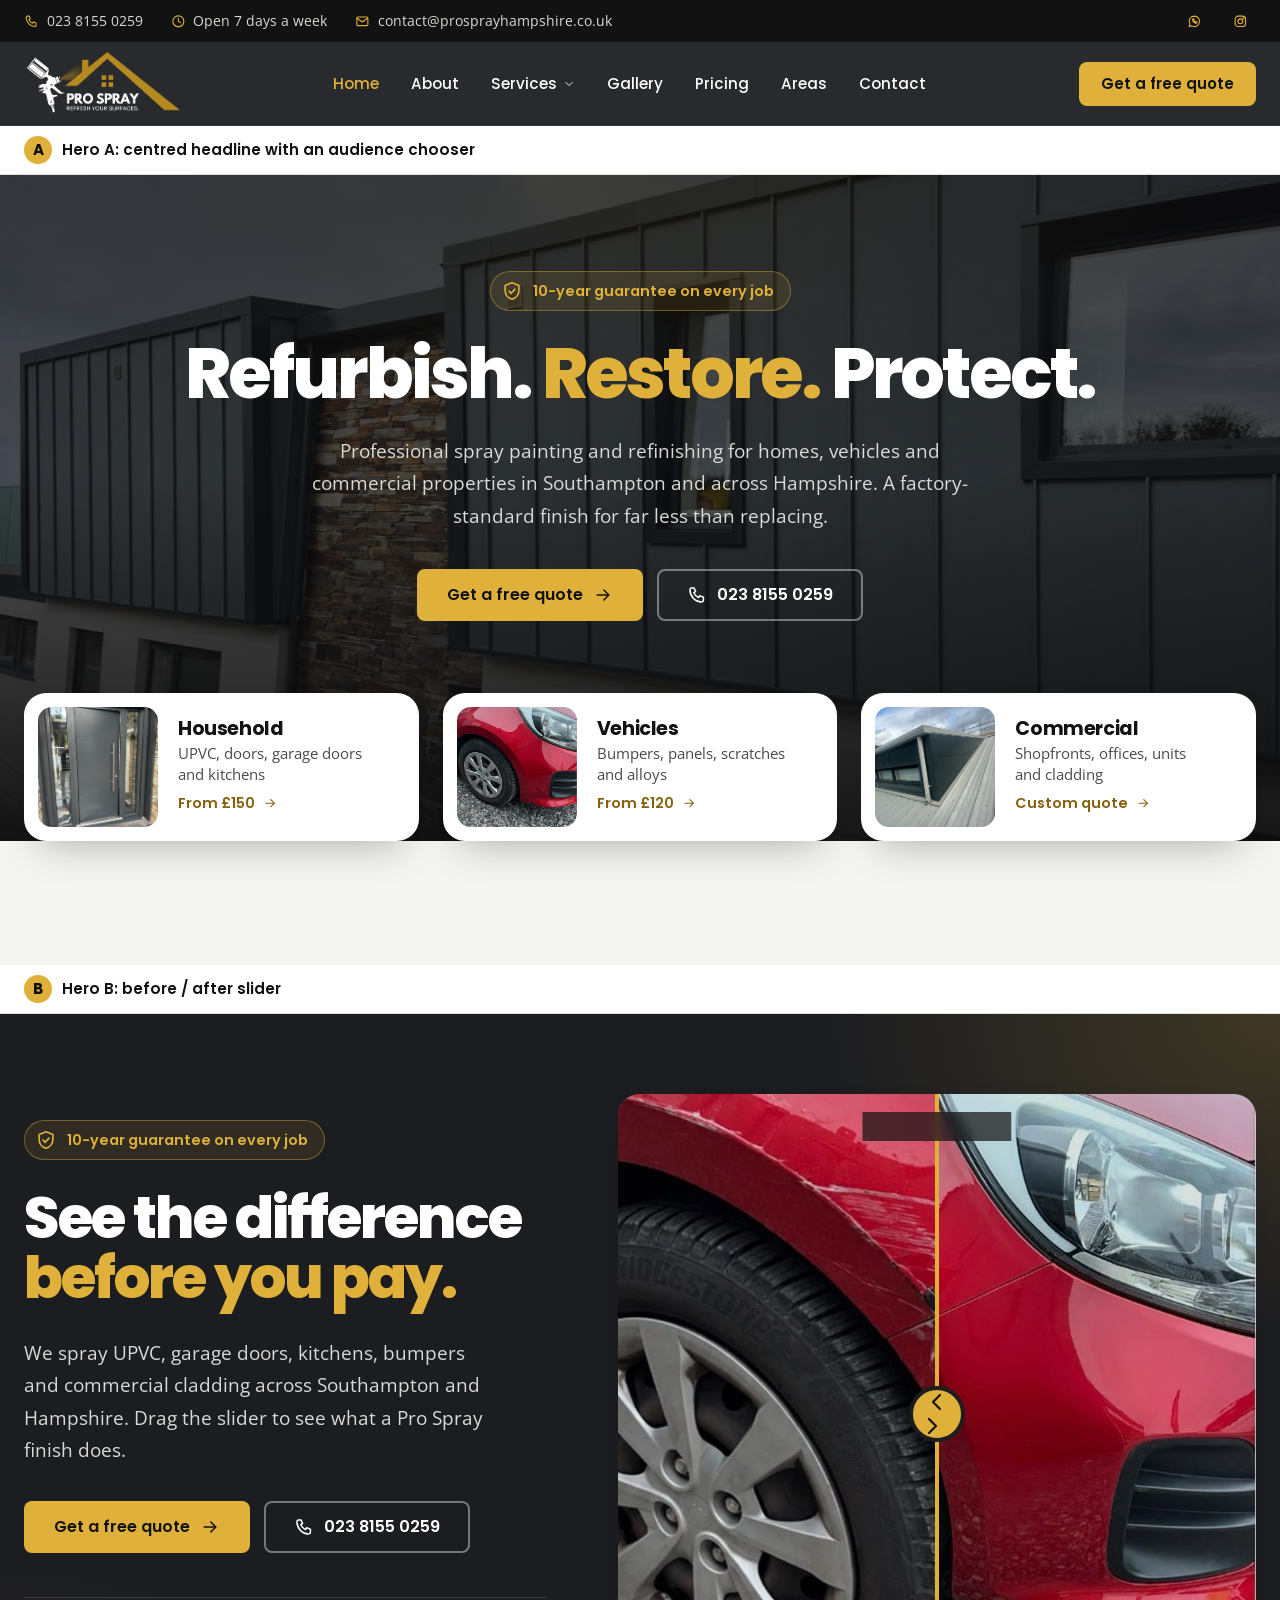
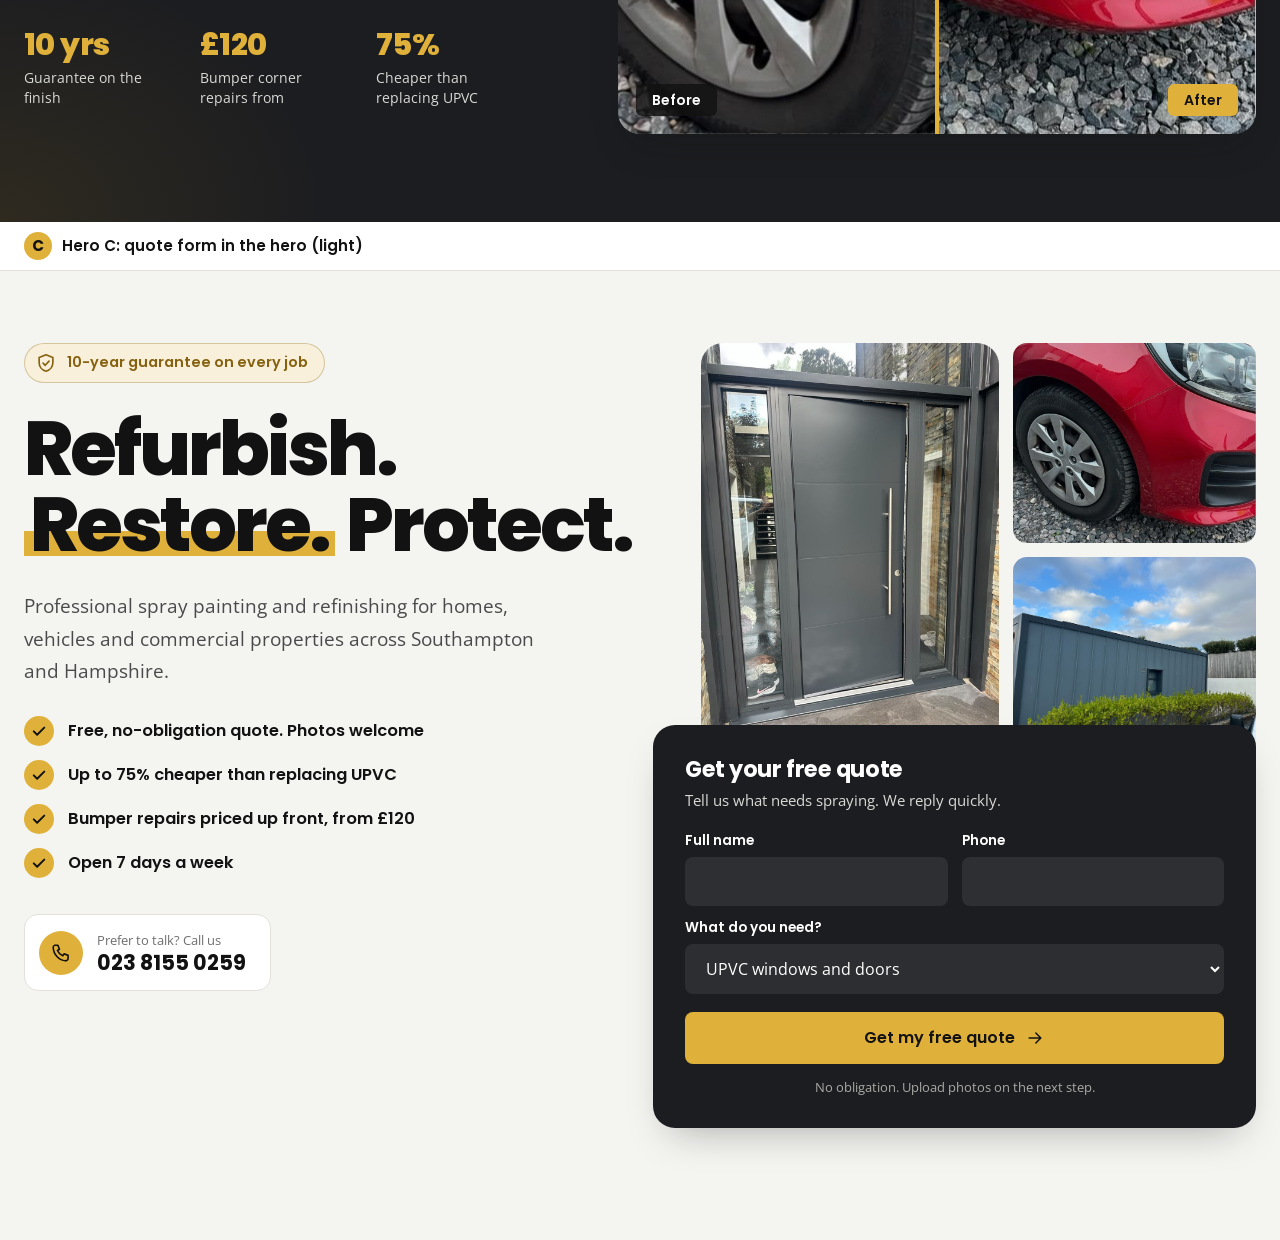
<file: hero-variants.html>
<!doctype html>
<html lang="en-GB"><head><meta charset="utf-8"><meta name="viewport" content="width=device-width, initial-scale=1">
<title>Pro Spray Hampshire – hero options</title>
<link href="https://fonts.googleapis.com/css2?family=Open+Sans:wght@400;600&family=Poppins:ital,wght@0,500;0,600;0,700;0,800;1,500&display=swap" rel="stylesheet">
<link rel="stylesheet" href="assets/css/style.css?v=4"><link rel="stylesheet" href="assets/css/variants.css?v=2"></head>
<body>
<svg width="0" height="0" style="position:absolute" aria-hidden="true">
  <symbol id="i-shield" viewBox="0 0 24 24"><path d="M12 3 4.5 6v5.5c0 4.6 3.1 8.4 7.5 9.5 4.4-1.1 7.5-4.9 7.5-9.5V6z"/><path d="m8.8 12.2 2.3 2.3 4.2-4.6"/></symbol>
  <symbol id="i-award" viewBox="0 0 24 24"><circle cx="12" cy="9" r="5.5"/><path d="m9.2 13.6-1.4 7 4.2-2.3 4.2 2.3-1.4-7"/><path d="m10 9 1.4 1.4L14.2 7.6"/></symbol>
  <symbol id="i-clock" viewBox="0 0 24 24"><circle cx="12" cy="12" r="9"/><path d="M12 7v5l3.2 2"/></symbol>
  <symbol id="i-hand" viewBox="0 0 24 24"><path d="m3 11 3.5-3.5L10 9l3.5-2.5L17 9l4 2"/><path d="M3 11v4l5 4 2.5-1.6M21 11v4l-5 4-2-1.2"/><path d="m8.5 14.5 2 2M11 13l3 3"/></symbol>
  <symbol id="i-phone" viewBox="0 0 24 24"><path d="M5 3.5h3.6l1.7 4.4-2.2 1.4a11.5 11.5 0 0 0 5.8 5.8l1.4-2.2 4.4 1.7V18a2.5 2.5 0 0 1-2.7 2.5C9.9 20 4 14.1 3.5 6.2A2.5 2.5 0 0 1 5 3.5z"/></symbol>
  <symbol id="i-mail" viewBox="0 0 24 24"><rect x="3" y="5" width="18" height="14" rx="2"/><path d="m3.5 7 8.5 6 8.5-6"/></symbol>
  <symbol id="i-check" viewBox="0 0 24 24"><path d="m5 12.5 4.5 4.5L19 7.5"/></symbol>
  <symbol id="i-home" viewBox="0 0 24 24"><path d="M3.5 11 12 3.5 20.5 11"/><path d="M5.5 9.5V20h13V9.5"/><path d="M10 20v-5.5h4V20"/></symbol>
  <symbol id="i-car" viewBox="0 0 24 24"><path d="M4 15.5v-3l1.7-4.4A2 2 0 0 1 7.6 6.5h8.8a2 2 0 0 1 1.9 1.6L20 12.5v3"/><path d="M3.5 15.5h17v2.5h-17z"/><circle cx="7.5" cy="15.5" r="1.4" class="x"/><circle cx="16.5" cy="15.5" r="1.4"/><path d="M5.5 12.5h13"/></symbol>
  <symbol id="i-build" viewBox="0 0 24 24"><path d="M4.5 20.5V6.5L12 3l7.5 3.5v14"/><path d="M2.5 20.5h19"/><path d="M8.5 9.5h1.5M14 9.5h1.5M8.5 13h1.5M14 13h1.5M10.5 20.5v-3.5h3v3.5"/></symbol>
  <symbol id="i-arrow" viewBox="0 0 24 24"><path d="M5 12h14M13 6l6 6-6 6"/></symbol>
  <symbol id="i-chev" viewBox="0 0 24 24"><path d="m6 9 6 6 6-6"/></symbol>
  <symbol id="i-plus" viewBox="0 0 24 24"><path d="M12 5v14M5 12h14"/></symbol>
  <symbol id="i-pin" viewBox="0 0 24 24"><path d="M12 21s-6.5-5.6-6.5-11a6.5 6.5 0 0 1 13 0c0 5.400-6.500 11-6.500 11z"/><circle cx="12" cy="10" r="2.3"/></symbol>
  <symbol id="i-star" viewBox="0 0 24 24"><path d="m12 2.8 2.7 5.7 6.2.8-4.6 4.3 1.2 6.200L12 16.800 6.500 19.800l1.200-6.200L3.100 9.300l6.200-.8z" fill="currentColor" stroke="none"/></symbol>
  <symbol id="i-close" viewBox="0 0 24 24"><path d="M6 6l12 12M18 6 6 18"/></symbol>
  <symbol id="i-menu" viewBox="0 0 24 24"><path d="M4 7h16M4 12h16M4 17h16"/></symbol>
  <symbol id="i-left" viewBox="0 0 24 24"><path d="m15 5-7 7 7 7"/></symbol>
  <symbol id="i-right" viewBox="0 0 24 24"><path d="m9 5 7 7-7 7"/></symbol>
  <symbol id="i-play" viewBox="0 0 24 24"><path d="M8.2 5.6 19.6 12 8.2 18.4z" fill="currentColor" stroke="currentColor" stroke-width="2.4" stroke-linejoin="round"/></symbol>
  <symbol id="i-coin" viewBox="0 0 24 24"><circle cx="12" cy="12" r="9"/><path d="M14.800 9c-.5-1-1.600-1.500-2.800-1.500-1.600 0-2.700.9-2.700 2s1 1.700 2.700 2c1.800.3 2.800 1 2.800 2.200 0 1.200-1.200 2-2.800 2-1.300 0-2.400-.6-2.900-1.600M12 6v1.500m0 9V18"/></symbol>
  <symbol id="i-palette" viewBox="0 0 24 24"><path d="M12 3.500a8.500 8.500 0 1 0 0 17c1.200 0 1.800-.8 1.800-1.700 0-1.300-1-1.600-1-2.700 0-.9.700-1.600 1.700-1.600H17a3.700 3.700 0 0 0 3.500-3.700C20.500 6.700 16.800 3.500 12 3.500z"/><circle cx="7.800" cy="11" r="1"/><circle cx="10.200" cy="7.500" r="1"/><circle cx="14.800" cy="7.500" r="1"/></symbol>
  <symbol id="i-spray" viewBox="0 0 24 24"><path d="M3 9h6.500l2 2.500V14H9l-1 5H5.500L6 14H3z"/><path d="M14.500 8.500h.01M17 6.500h.01M17 10.500h.01M19.500 8.500h.01M19.500 12.500h.01M17 14.500h.01" stroke-width="2.600"/></symbol>
  <symbol id="i-leaf" viewBox="0 0 24 24"><path d="M5 19c0-8 4-13 14-14 0 9-4 14-12 14"/><path d="M5 19c2-4 5-7 9-9"/></symbol>
  <symbol id="i-upload" viewBox="0 0 24 24"><path d="M12 16V4m0 0L7.500 8.500M12 4l4.500 4.500M4 15v4.500h16V15"/></symbol>
  <symbol id="i-wa" viewBox="0 0 24 24"><path d="M12 3.500a8.500 8.500 0 0 0-7.300 12.800L3.500 20.500l4.300-1.100A8.500 8.500 0 1 0 12 3.500z"/><path d="M9 8.500c0 3.500 3 6.500 6.500 6.500l1-1.600-2.100-1-.9.800a4.400 4.400 0 0 1-2.200-2.200l.8-.9-1-2.100z"/></symbol>
  <symbol id="i-ig" viewBox="0 0 24 24"><rect x="3.500" y="3.500" width="17" height="17" rx="5"/><circle cx="12" cy="12" r="4"/><circle cx="17" cy="7" r=".6" fill="currentColor"/></symbol>
</svg>
<!-- Elementor: Global "Header" template (Theme Builder) -->
<div class="topbar">
  <div class="wrap topbar__in">
    <div class="topbar__list">
      <a href="tel:02381550259"><svg class="ico"><use href="#i-phone"/></svg>023 8155 0259</a>
      <span class="hide-sm"><svg class="ico"><use href="#i-clock"/></svg>Open 7 days a week</span>
      <a class="hide-sm" href="mailto:contact@prosprayhampshire.co.uk"><svg class="ico"><use href="#i-mail"/></svg>contact@prosprayhampshire.co.uk</a>
    </div>
    <div class="topbar__social">
      <a href="#" aria-label="Pro Spray on WhatsApp"><svg class="ico"><use href="#i-wa"/></svg></a>
      <a href="#" aria-label="Pro Spray on Instagram"><svg class="ico"><use href="#i-ig"/></svg></a>
    </div>
  </div>
</div>

<header class="header">
  <div class="wrap header__in">
    <a class="logo" href="#top" aria-label="Pro Spray Hampshire Ltd, home"><img src="assets/img/logo-1.png" width="156" height="64" alt="Pro Spray Hampshire Ltd"></a>

    <nav class="nav" id="nav" aria-label="Main">
      <button class="nav__close" id="navClose" aria-label="Close menu"><svg class="ico"><use href="#i-close"/></svg></button>
      <div class="nav__item"><a class="nav__link" href="#top" aria-current="page">Home</a></div>
      <div class="nav__item"><a class="nav__link" href="#process">About</a></div>
      <div class="nav__item nav__item--has">
        <a class="nav__link" href="#services" aria-haspopup="true">Services <svg class="ico"><use href="#i-chev"/></svg></a>
        <div class="mega">
          <div>
            <h4><svg class="ico"><use href="#i-home"/></svg>Household</h4>
            <a href="#">UPVC Windows</a>
            <a href="#">UPVC Doors &amp; Bi-folds</a>
            <a href="#">Garage Doors</a>
            <a href="#">Kitchens &amp; Joinery</a>
            <a href="#">Fascias &amp; Soffits</a>
            <a href="#">Conservatories</a>
            <a href="#">Gas &amp; Electric Boxes</a>
          </div>
          <div>
            <h4><svg class="ico"><use href="#i-car"/></svg>Vehicles</h4>
            <a href="#">Bumper Repairs</a>
            <a href="#">Scratch &amp; Scuff Repairs</a>
            <a href="#">Panel &amp; Bonnet Respray</a>
            <a href="#">Alloy Wheel Repairs</a>
            <a href="#">Headlight &amp; Trim Restoration</a>
            <a href="#">Polishing &amp; Touch-ups</a>
          </div>
          <div>
            <h4><svg class="ico"><use href="#i-build"/></svg>Commercial</h4>
            <a href="#">Cladding</a>
            <a href="#">Shopfronts</a>
            <a href="#">Offices &amp; Units</a>
            <a href="#">Doors &amp; Windows</a>
          </div>
        </div>
      </div>
      <div class="nav__item"><a class="nav__link" href="#gallery">Gallery</a></div>
      <div class="nav__item"><a class="nav__link" href="#pricing">Pricing</a></div>
      <div class="nav__item"><a class="nav__link" href="#areas">Areas</a></div>
      <div class="nav__item"><a class="nav__link" href="#contact">Contact</a></div>
    </nav>

    <div class="header__cta">
      <a class="btn btn--gold btn--sm" href="#contact">Get a free quote</a>
      <button class="burger" id="burger" aria-label="Open menu" aria-expanded="false" aria-controls="nav"><svg class="ico"><use href="#i-menu"/></svg></button>
    </div>
  </div>
</header>
<div class="scrim" id="scrim"></div>
<div class="vlabel"><div class="wrap"><b>A</b>Hero A: centred headline with an audience chooser</div></div>

<section class="ha" id="hero-a">
  <div class="ha__bg"><img src="assets/img/mix-02.jpg" alt="" width="1290" height="958"></div>
  <div class="wrap">
    <p class="hero__badge"><svg class="ico"><use href="#i-shield"/></svg>10-year guarantee on every job</p>
    <h1>Refurbish. <em>Restore.</em> Protect.</h1>
    <p class="ha__lead">Professional spray painting and refinishing for homes, vehicles and commercial properties in Southampton and across Hampshire. A factory-standard finish for far less than replacing.</p>
    <div class="ha__cta">
      <a class="btn btn--gold" href="#contact">Get a free quote <svg class="ico"><use href="#i-arrow"/></svg></a>
      <a class="btn btn--outline" href="tel:02381550259"><svg class="ico"><use href="#i-phone"/></svg>023 8155 0259</a>
    </div>
    <div class="choose">
      <a class="pick" href="#household"><img src="assets/img/mix2-03.jpg" alt="Sprayed grey front door" width="120" height="120"><div><h3>Household</h3><p>UPVC, doors, garage doors and kitchens</p><span>From £150 <svg class="ico"><use href="#i-arrow"/></svg></span></div></a>
      <a class="pick" href="#vehicles"><img src="assets/img/veh-red-kia-02.jpg" alt="Repaired red car bumper" width="120" height="120"><div><h3>Vehicles</h3><p>Bumpers, panels, scratches and alloys</p><span>From £120 <svg class="ico"><use href="#i-arrow"/></svg></span></div></a>
      <a class="pick" href="#services"><img src="assets/img/com-cladding-03.jpg" alt="Sprayed commercial cladding" width="120" height="120"><div><h3>Commercial</h3><p>Shopfronts, offices, units and cladding</p><span>Custom quote <svg class="ico"><use href="#i-arrow"/></svg></span></div></a>
    </div>
  </div>
</section>
<div class="ha-after"></div>

<div class="vlabel"><div class="wrap"><b>B</b>Hero B: before / after slider</div></div>

<section class="hb" id="hero-b">
  <div class="wrap hb__in">
    <div>
      <p class="hero__badge"><svg class="ico"><use href="#i-shield"/></svg>10-year guarantee on every job</p>
      <h1>See the difference <span>before you pay.</span></h1>
      <p class="hb__lead">We spray UPVC, garage doors, kitchens, bumpers and commercial cladding across Southampton and Hampshire. Drag the slider to see what a Pro Spray finish does.</p>
      <div class="hb__cta">
        <a class="btn btn--gold" href="#contact">Get a free quote <svg class="ico"><use href="#i-arrow"/></svg></a>
        <a class="btn btn--outline" href="tel:02381550259"><svg class="ico"><use href="#i-phone"/></svg>023 8155 0259</a>
      </div>
      <div class="facts">
        <div><b>10 yrs</b><span>Guarantee on the finish</span></div>
        <div><b>£120</b><span>Bumper corner repairs from</span></div>
        <div><b>75%</b><span>Cheaper than replacing UPVC</span></div>
      </div>
    </div>
    <div class="cmp" id="cmp">
      <img src="assets/img/veh-red-kia-02.jpg" alt="Red car bumper after repair" width="804" height="1146">
      <img class="cmp__before" src="assets/img/veh-red-kia-01.jpg" alt="Red car bumper before repair, with scuffs and scratches" width="708" height="1400">
      <span class="cmp__bar"><span class="cmp__knob"><svg class="ico"><use href="#i-left"/></svg><svg class="ico" style="margin-left:-10px"><use href="#i-right"/></svg></span></span>
      <span class="cmp__hint">Drag to compare</span>
      <span class="cmp__tag cmp__tag--b">Before</span><span class="cmp__tag cmp__tag--a">After</span>
      <input type="range" min="0" max="100" value="50" aria-label="Before and after comparison slider">
    </div>
  </div>
</section>

<div class="vlabel"><div class="wrap"><b>C</b>Hero C: quote form in the hero (light)</div></div>

<section class="hc" id="hero-c">
  <div class="wrap hc__in">
    <div>
      <p class="hero__badge"><svg class="ico"><use href="#i-shield"/></svg>10-year guarantee on every job</p>
      <h1>Refurbish. <mark>Restore.</mark> Protect.</h1>
      <p class="hc__lead">Professional spray painting and refinishing for homes, vehicles and commercial properties across Southampton and Hampshire.</p>
      <ul class="ticks">
        <li><svg class="ico"><use href="#i-check"/></svg>Free, no-obligation quote. Photos welcome</li>
        <li><svg class="ico"><use href="#i-check"/></svg>Up to 75% cheaper than replacing UPVC</li>
        <li><svg class="ico"><use href="#i-check"/></svg>Bumper repairs priced up front, from £120</li>
        <li><svg class="ico"><use href="#i-check"/></svg>Open 7 days a week</li>
      </ul>
      <a class="hc__call" href="tel:02381550259"><svg class="ico"><use href="#i-phone"/></svg><span><small>Prefer to talk? Call us</small><b>023 8155 0259</b></span></a>
    </div>
    <div class="hc__side">
      <div class="mosaic">
        <img src="assets/img/mix2-03.jpg" alt="Sprayed grey front door" width="1050" height="1400">
        <img src="assets/img/veh-red-kia-02.jpg" alt="Repaired red car bumper" width="804" height="1146">
        <img src="assets/img/mix2-12.jpg" alt="Sprayed garden room cladding" width="1400" height="1050">
      </div>
      <form class="qform" action="#" onsubmit="return false">
        <h2>Get your free quote</h2>
        <p>Tell us what needs spraying. We reply quickly.</p>
        <div class="form__grid">
          <div class="field"><label for="q-name">Full name</label><input id="q-name" type="text" autocomplete="name"></div>
          <div class="field"><label for="q-phone">Phone</label><input id="q-phone" type="tel" autocomplete="tel"></div>
          <div class="field field--full"><label for="q-svc">What do you need?</label><select id="q-svc"><option>UPVC windows and doors</option><option>Garage doors and gates</option><option>Kitchens and joinery</option><option>Vehicle bumper or paintwork repair</option><option>Commercial property</option></select></div>
        </div>
        <button class="btn btn--gold btn--block" type="submit">Get my free quote <svg class="ico"><use href="#i-arrow"/></svg></button>
        <small>No obligation. Upload photos on the next step.</small>
      </form>
    </div>
  </div>
</section>

<script>
(function(){var c=document.getElementById('cmp');if(!c)return;var r=c.querySelector('input');
function s(){c.style.setProperty('--pos',r.value+'%')}r.addEventListener('input',s);s();})();
</script>
</body></html>
</file>
<file: assets/css/style.css>
/* ==========================================================
   Pro Spray Hampshire – Homepage
   Built to be re-created with Elementor Pro native widgets.
   Tokens map 1:1 to Elementor Site Settings > Global Colors / Fonts.
   ========================================================== */

:root {
  /* Global colours (brand gold + charcoal from the live site) */
  --c-ink: #121212;
  --c-graphite: #1c1d20;
  --c-slate: #2b2d31;
  --c-gold: #b58a1f;          /* live-site button gold */
  --c-gold-bright: #e0b13a;   /* highlight / buttons on dark */
  --c-gold-deep: #86610f;     /* gold text on white (AA) */
  --c-gold-tint: #f8f0da;
  --c-paper: #f4f4f1;
  --c-white: #ffffff;
  --c-text: #4a4a4a;          /* live-site body text */
  --c-muted: #6f6f6f;
  --c-line: #e3e1da;
  --c-on-dark: #d9d9d6;

  /* Global fonts (same families as the live site) */
  --f-head: "Poppins", system-ui, sans-serif;
  --f-body: "Open Sans", system-ui, sans-serif;

  /* Type scale */
  --fs-h1: clamp(2.5rem, 1.6rem + 4.2vw, 5rem);
  --fs-h2: clamp(1.85rem, 1.3rem + 2.2vw, 3rem);
  --fs-h3: clamp(1.2rem, 1.1rem + 0.5vw, 1.45rem);
  --fs-lead: clamp(1.05rem, 1rem + 0.3vw, 1.2rem);

  /* Spacing + shape */
  --gap: 24px;
  --section-y: 104px;
  --wrap: 1240px;
  --r-s: 8px;
  --r-m: 14px;
  --r-l: 22px;
  --shadow-m: 0 18px 40px -18px rgba(18, 18, 18, 0.35);
  --shadow-s: 0 6px 18px -8px rgba(18, 18, 18, 0.28);
}

/* ---------- Base ---------- */
*, *::before, *::after { box-sizing: border-box; }
html { scroll-behavior: smooth; scroll-padding-top: 96px; }
body {
  margin: 0;
  font-family: var(--f-body);
  font-size: 1rem;
  line-height: 1.7;
  color: var(--c-text);
  background: var(--c-white);
  -webkit-font-smoothing: antialiased;
}
img, video, svg { display: block; max-width: 100%; }
img { height: auto; }
a { color: inherit; text-decoration: none; }
ul { margin: 0; padding: 0; list-style: none; }
h1, h2, h3, h4, p { margin: 0; }
h1, h2, h3, h4 { font-family: var(--f-head); color: var(--c-ink); line-height: 1.12; letter-spacing: -0.02em; text-wrap: balance; }
p { text-wrap: pretty; }
:focus-visible { outline: 3px solid var(--c-gold-bright); outline-offset: 3px; border-radius: 4px; }
.sr-only { position: absolute; width: 1px; height: 1px; overflow: hidden; clip: rect(0 0 0 0); white-space: nowrap; }
.ico { width: 1.25em; height: 1.25em; fill: none; stroke: currentColor; stroke-width: 1.8; stroke-linecap: round; stroke-linejoin: round; flex: none; }
.ico--fill { fill: currentColor; stroke: none; }

.wrap { width: min(100% - 48px, var(--wrap)); margin-inline: auto; }
.section { padding-block: var(--section-y); }
.section--paper { background: var(--c-paper); }
.section--dark { background: var(--c-graphite); color: var(--c-on-dark); }
.section--dark h2, .section--dark h3 { color: var(--c-white); }

.sec-head { max-width: 760px; margin-bottom: 56px; }
.sec-head--center { margin-inline: auto; text-align: center; }
.sec-head h2 { font-size: var(--fs-h2); font-weight: 700; }
.sec-head p { margin-top: 16px; font-size: var(--fs-lead); }
.kicker { display: inline-block; margin-bottom: 14px; font: 600 0.95rem/1 var(--f-head); color: var(--c-gold-deep); letter-spacing: 0; }
.section--dark .kicker { color: var(--c-gold-bright); }

/* ---------- Buttons ---------- */
.btn {
  display: inline-flex; align-items: center; justify-content: center; gap: 10px;
  min-height: 52px; padding: 0 28px;
  font: 600 1rem/1 var(--f-head); letter-spacing: 0;
  border: 2px solid transparent; border-radius: var(--r-s);
  cursor: pointer; transition: background .2s, color .2s, border-color .2s, transform .2s;
}
.btn--gold { background: var(--c-gold-bright); color: var(--c-ink); }
.btn--gold:hover { background: #f0c34f; transform: translateY(-2px); }
.btn--outline { border-color: rgba(255,255,255,.4); color: var(--c-white); }
.btn--outline:hover { border-color: var(--c-gold-bright); color: var(--c-gold-bright); }
.btn--dark { background: var(--c-ink); color: var(--c-white); }
.btn--dark:hover { background: var(--c-slate); }
.btn--sm { min-height: 44px; padding: 0 20px; font-size: .94rem; }
.btn--block { width: 100%; }

/* ---------- Top bar ---------- */
.topbar { background: var(--c-ink); color: var(--c-on-dark); font-size: .875rem; }
.topbar__in { display: flex; justify-content: space-between; align-items: center; gap: 24px; min-height: 42px; }
.topbar__list { display: flex; flex-wrap: wrap; gap: 4px 28px; }
.topbar a, .topbar span { display: inline-flex; align-items: center; gap: 8px; }
.topbar a:hover { color: var(--c-gold-bright); }
.topbar .ico { color: var(--c-gold-bright); width: 1.05em; height: 1.05em; }
.topbar__social { display: flex; gap: 14px; }

/* ---------- Header ---------- */
.header { position: sticky; top: 0; z-index: 50; }
/* blur lives on a pseudo-element so it does not trap the fixed mobile menu */
.header::before { content: ""; position: absolute; inset: 0; z-index: -1; background: rgba(28, 29, 32, .94); backdrop-filter: blur(10px); box-shadow: inset 0 -1px 0 rgba(255,255,255,.05); }
.header__in { display: flex; align-items: center; justify-content: space-between; gap: 24px; min-height: 84px; }
/* The logo file is square with transparent padding. The file is untouched; CSS just frames the visible artwork. */
.logo-crop { position: relative; display: block; overflow: hidden; height: 60px; aspect-ratio: 1119 / 456; }
.logo-crop img { position: absolute; width: 112.06%; max-width: none; height: auto; left: -5.18%; top: -87.28%; }
.logo-crop--foot { height: auto; width: 230px; }
.nav { display: flex; align-items: center; gap: 4px; }
.nav__item { position: relative; }
.nav__link { display: inline-flex; align-items: center; gap: 6px; padding: 12px 14px; font: 500 .95rem/1 var(--f-head); color: var(--c-white); border-radius: var(--r-s); transition: color .2s; }
.nav__link:hover, .nav__link[aria-current="page"] { color: var(--c-gold-bright); }
.nav__link .ico { width: .8em; height: .8em; transition: transform .2s; }
.nav__item--has:hover .nav__link .ico, .nav__item--has:focus-within .nav__link .ico { transform: rotate(180deg); }
.mega {
  position: absolute; top: 100%; left: 50%; translate: -50% 8px;
  width: 760px; padding: 28px; display: grid; grid-template-columns: repeat(3, 1fr); gap: 28px;
  background: var(--c-white); border-radius: var(--r-m); box-shadow: var(--shadow-m);
  opacity: 0; visibility: hidden; transition: opacity .2s, translate .2s, visibility .2s;
}
.nav__item--has:hover .mega, .nav__item--has:focus-within .mega { opacity: 1; visibility: visible; translate: -50% 0; }
.mega h4 { display: flex; align-items: center; gap: 10px; margin-bottom: 12px; font-size: 1rem; }
.mega h4 .ico { color: var(--c-gold-deep); }
.mega a { display: block; padding: 6px 0; font-size: .94rem; color: var(--c-text); }
.mega a:hover { color: var(--c-gold-deep); }
.header__cta { display: flex; align-items: center; gap: 12px; }
.burger { display: none; width: 48px; height: 48px; align-items: center; justify-content: center; background: transparent; border: 1px solid rgba(255,255,255,.25); border-radius: var(--r-s); color: var(--c-white); cursor: pointer; }
.burger .ico { width: 24px; height: 24px; }

/* ---------- Hero ---------- */
.hero { position: relative; overflow: hidden; background: var(--c-ink); color: var(--c-on-dark); isolation: isolate; }
.hero::before {
  content: ""; position: absolute; inset: 0; z-index: -1;
  background:
    radial-gradient(900px 520px at 85% 20%, rgba(224, 177, 58, .22), transparent 60%),
    radial-gradient(700px 500px at 0% 100%, rgba(181, 138, 31, .16), transparent 60%),
    linear-gradient(180deg, #151517, #0e0e0f);
}
.hero__in { display: grid; grid-template-columns: 1.02fr .98fr; gap: 64px; align-items: center; padding-block: 88px 104px; }
.hero__badge { display: inline-flex; align-items: center; gap: 10px; padding: 8px 16px 8px 10px; margin-bottom: 28px; font: 600 .9rem/1 var(--f-head); color: var(--c-gold-bright); background: rgba(224,177,58,.1); border: 1px solid rgba(224,177,58,.4); border-radius: 999px; }
.hero__badge .ico { width: 22px; height: 22px; }
.hero h1 { font-size: var(--fs-h1); font-weight: 800; color: var(--c-white); letter-spacing: -0.035em; line-height: 1.02; }
.hero h1 span { display: block; }
.hero h1 span:nth-child(2) { color: var(--c-gold-bright); }
.hero__lead { margin-top: 28px; max-width: 540px; font-size: var(--fs-lead); }
.hero__cta { display: flex; flex-wrap: wrap; gap: 14px; margin-top: 36px; }
.hero__cats { display: flex; flex-wrap: wrap; gap: 12px; margin-top: 44px; }
.cat {
  display: inline-flex; align-items: center; gap: 12px; padding: 12px 20px 12px 14px;
  font: 600 .95rem/1 var(--f-head); color: var(--c-white);
  background: rgba(255,255,255,.06); border: 1px solid rgba(255,255,255,.14); border-radius: var(--r-m);
  transition: background .2s, border-color .2s, transform .2s;
}
.cat .ico { width: 26px; height: 26px; color: var(--c-gold-bright); }
.cat:hover { background: rgba(224,177,58,.14); border-color: var(--c-gold-bright); transform: translateY(-2px); }

.hero__media { position: relative; min-height: 600px; }
.hero__main { position: absolute; inset: 0 0 0 12%; border-radius: var(--r-l); overflow: hidden; box-shadow: var(--shadow-m); }
.hero__main img { width: 100%; height: 100%; object-fit: cover; }
/* masking-tape corners: the one signature motif */
.tape { position: absolute; width: 112px; height: 34px; background: rgba(240, 196, 60, .94); box-shadow: 0 2px 6px rgba(0,0,0,.25); z-index: 3; }
.tape::after { content: ""; position: absolute; inset: 0; background: repeating-linear-gradient(90deg, rgba(0,0,0,.05) 0 2px, transparent 2px 7px); }
.tape--tl { top: -8px; left: calc(12% - 28px); rotate: -38deg; }
.tape--br { bottom: 6px; right: -26px; rotate: -38deg; }
.hero__card {
  position: absolute; z-index: 4; left: 0; bottom: 48px; width: 252px; padding: 10px 10px 16px;
  background: var(--c-white); border-radius: var(--r-m); box-shadow: var(--shadow-m); color: var(--c-text);
}
.hero__card img { width: 100%; aspect-ratio: 4 / 3; object-fit: cover; border-radius: 9px; }
.hero__card strong { display: block; margin: 12px 6px 2px; font: 700 1rem/1.3 var(--f-head); color: var(--c-ink); }
.hero__card span { display: block; margin-inline: 6px; font-size: .88rem; }
.hero__chip {
  position: absolute; z-index: 4; top: 36px; left: 4%; display: flex; align-items: center; gap: 12px; padding: 12px 18px;
  background: var(--c-white); border-radius: var(--r-m); box-shadow: var(--shadow-m); font: 600 .92rem/1.25 var(--f-head); color: var(--c-ink);
}
.hero__chip .ico { width: 30px; height: 30px; color: var(--c-gold); }
.hero__chip small { display: block; font: 400 .8rem/1.3 var(--f-body); color: var(--c-muted); }

/* ---------- Trust bar ---------- */
.trust { background: var(--c-gold-bright); color: var(--c-ink); }
.trust__in { display: grid; grid-template-columns: repeat(4, 1fr); }
.trust__item { display: flex; align-items: center; gap: 16px; padding: 26px 24px; }
.trust__item + .trust__item { border-left: 1px solid rgba(18,18,18,.18); }
.trust__item .ico { width: 40px; height: 40px; stroke-width: 1.6; }
.trust__item strong { display: block; font: 700 1rem/1.25 var(--f-head); }
.trust__item span { display: block; margin-top: 2px; font-size: .86rem; line-height: 1.4; color: rgba(18,18,18,.78); }

/* ---------- Service tiles ---------- */
.tiles { display: grid; grid-template-columns: repeat(3, 1fr); gap: var(--gap); }
.tile { position: relative; display: block; aspect-ratio: 4 / 4.4; border-radius: var(--r-l); overflow: hidden; background: var(--c-ink); isolation: isolate; box-shadow: var(--shadow-s); }
.tile img { position: absolute; inset: 0; width: 100%; height: 100%; object-fit: cover; transition: transform .6s cubic-bezier(.2,.7,.2,1); z-index: -2; }
.tile::after { content: ""; position: absolute; inset: 0; z-index: -1; background: linear-gradient(180deg, rgba(18,18,18,0) 38%, rgba(18,18,18,.92) 100%); }
.tile:hover img { transform: scale(1.05); }
.tile__body { position: absolute; inset: auto 0 0 0; padding: 28px; color: var(--c-on-dark); }
.tile__body h3 { font-size: var(--fs-h3); color: var(--c-white); font-weight: 600; }
.tile__body p { margin-top: 8px; font-size: .94rem; line-height: 1.55; }
.tile__price { display: inline-block; margin-top: 14px; padding: 6px 12px; font: 600 .85rem/1 var(--f-head); color: var(--c-ink); background: var(--c-gold-bright); border-radius: 6px; }

/* ---------- Vehicles ---------- */
.veh { display: grid; grid-template-columns: .9fr 1.1fr; gap: 72px; align-items: start; }
.veh h2 { font-size: var(--fs-h2); font-weight: 700; }
.veh__lead { margin-top: 18px; font-size: var(--fs-lead); }
.prices { margin-top: 36px; border-top: 1px solid rgba(255,255,255,.14); }
.prices li { display: flex; align-items: baseline; gap: 14px; padding: 16px 0; border-bottom: 1px solid rgba(255,255,255,.14); }
.prices__name { font: 500 1.05rem/1.3 var(--f-head); color: var(--c-white); }
.prices__dots { flex: 1; border-bottom: 2px dotted rgba(255,255,255,.22); translate: 0 -4px; }
.prices__amt { font: 700 1.2rem/1 var(--f-head); color: var(--c-gold-bright); white-space: nowrap; }
.prices__amt small { font: 500 .78rem/1 var(--f-body); color: var(--c-on-dark); margin-right: 6px; }
.veh__note { margin-top: 18px; font-size: .88rem; color: #a9a9a6; }
.veh .btn { margin-top: 32px; }

.ba { display: grid; grid-template-columns: 1fr; gap: 18px; position: relative; }
.ba figure { position: relative; margin: 0; border-radius: var(--r-l); overflow: hidden; aspect-ratio: 16 / 10; background: var(--c-slate); }
.ba img { width: 100%; height: 100%; object-fit: cover; object-position: 50% 58%; }
.ba figure:first-of-type img { object-position: 60% 38%; }
.ba figcaption { position: absolute; left: 14px; bottom: 14px; padding: 9px 16px; font: 600 .88rem/1 var(--f-head); color: var(--c-white); background: rgba(18,18,18,.82); border-radius: 6px; backdrop-filter: blur(4px); }
.ba figure:last-of-type figcaption { background: var(--c-gold-bright); color: var(--c-ink); }
.ba__arrow { position: absolute; z-index: 2; left: 50%; top: 50%; translate: -50% -50%; rotate: 90deg; width: 52px; height: 52px; display: grid; place-items: center; color: var(--c-ink); background: var(--c-gold-bright); border: 4px solid var(--c-graphite); border-radius: 50%; }
.ba__tape { position: absolute; z-index: 3; top: -12px; right: 18px; rotate: 6deg; width: 96px; height: 30px; background: rgba(240,196,60,.94); box-shadow: 0 2px 6px rgba(0,0,0,.3); }

.caps { margin-top: 64px; padding: 40px; background: var(--c-slate); border-radius: var(--r-l); }
.caps h3 { font-size: 1.3rem; margin-bottom: 22px; }
.caps ul { display: grid; grid-template-columns: repeat(3, 1fr); gap: 14px 32px; }
.caps li { display: flex; align-items: flex-start; gap: 10px; font-size: .96rem; line-height: 1.45; }
.caps li .ico { margin-top: 2px; color: var(--c-gold-bright); width: 1.1em; height: 1.1em; }

/* ---------- Household ---------- */
.why { display: grid; grid-template-columns: repeat(4, 1fr); gap: var(--gap); }
.why__item { padding: 32px 28px; background: var(--c-white); border: 1px solid var(--c-line); border-radius: var(--r-l); }
.why__item .ico { width: 44px; height: 44px; margin-bottom: 20px; padding: 10px; color: var(--c-gold-deep); background: var(--c-gold-tint); border-radius: 12px; stroke-width: 1.7; }
.why__item h3 { font-size: 1.1rem; font-weight: 600; }
.why__item p { margin-top: 10px; font-size: .95rem; line-height: 1.6; }

.compare { margin-top: 72px; display: grid; grid-template-columns: .8fr 1.2fr; gap: 64px; align-items: start; }
.compare h3 { font-size: clamp(1.5rem, 1.2rem + 1.2vw, 2.1rem); font-weight: 700; }
.compare__intro p { margin-top: 16px; }
.compare__intro .btn { margin-top: 28px; }
.rows { border: 1px solid var(--c-line); border-radius: var(--r-l); overflow: hidden; background: var(--c-white); }
.rows__head, .row { display: grid; grid-template-columns: 1.3fr 1fr 1fr; gap: 16px; align-items: center; padding: 18px 26px; }
.rows__head { background: var(--c-ink); color: var(--c-white); font: 600 .88rem/1.2 var(--f-head); }
.rows__head span:last-child { color: var(--c-gold-bright); }
.row { border-top: 1px solid var(--c-line); }
.row:first-of-type { border-top: 0; }
.row b { font: 600 1rem/1.3 var(--f-head); color: var(--c-ink); }
.row s { color: var(--c-muted); }
.row strong { font: 700 1.1rem/1.2 var(--f-head); color: var(--c-gold-deep); }

/* ---------- Process + video ---------- */
.steps { display: grid; grid-template-columns: repeat(4, 1fr); gap: var(--gap); counter-reset: step; }
.step { position: relative; padding: 30px 26px 28px; background: var(--c-white); border-radius: var(--r-l); border: 1px solid var(--c-line); counter-increment: step; }
.step::before { content: counter(step); display: grid; place-items: center; width: 44px; height: 44px; margin-bottom: 20px; font: 700 1.1rem/1 var(--f-head); color: var(--c-ink); background: var(--c-gold-bright); border-radius: 50%; }
.step h3 { font-size: 1.1rem; font-weight: 600; }
.step p { margin-top: 10px; font-size: .95rem; line-height: 1.6; }

.reels { margin-top: 72px; display: grid; grid-template-columns: 1fr 1fr 1fr; gap: var(--gap); align-items: end; }
.reels__intro { grid-column: 1 / -1; display: flex; justify-content: space-between; align-items: end; gap: 24px; margin-bottom: -14px; } /* 24px grid gap - 14px = 10px between title and cards */
.reels__intro h3 { font-size: clamp(1.5rem, 1.2rem + 1.2vw, 2.1rem); font-weight: 700; }
.reel { position: relative; margin: 0; border-radius: var(--r-l); overflow: hidden; background: var(--c-ink); aspect-ratio: 9 / 14; box-shadow: var(--shadow-m); }
.reel video { width: 100%; height: 100%; object-fit: cover; }
.reel__play {
  position: absolute; inset: 0; display: grid; place-items: center; cursor: pointer; border: 0; background: linear-gradient(180deg, rgba(18,18,18,.1), rgba(18,18,18,.55)); color: var(--c-ink);
}
.reel__play span { display: grid; place-items: center; width: 76px; height: 76px; background: var(--c-gold-bright); border-radius: 50%; box-shadow: 0 0 0 10px rgba(224,177,58,.25); transition: transform .2s; }
.reel__play:hover span { transform: scale(1.08); }
.reel__play .ico { width: 32px; height: 32px; }
.reel.is-playing .reel__play { display: none; }
.reel figcaption { position: absolute; left: 0; right: 0; bottom: 0; padding: 18px 20px; font: 600 .95rem/1.3 var(--f-head); color: var(--c-white); background: linear-gradient(180deg, transparent, rgba(18,18,18,.85)); pointer-events: none; }

/* ---------- Gallery ---------- */
.filters { display: flex; flex-wrap: wrap; gap: 10px; margin-bottom: 32px; }
.filters button { min-height: 44px; padding: 0 20px; font: 500 .94rem/1 var(--f-head); color: var(--c-ink); background: var(--c-white); border: 1px solid var(--c-line); border-radius: 999px; cursor: pointer; transition: all .2s; }
.filters button:hover { border-color: var(--c-gold); }
.filters button[aria-pressed="true"] { color: var(--c-ink); background: var(--c-gold-bright); border-color: var(--c-gold-bright); }
.grid { columns: 4; column-gap: 16px; }
.grid__item { position: relative; display: block; width: 100%; margin: 0 0 16px; padding: 0; border: 0; border-radius: var(--r-m); overflow: hidden; background: var(--c-line); cursor: zoom-in; break-inside: avoid; }
.grid__item img { width: 100%; transition: transform .5s cubic-bezier(.2,.7,.2,1); }
.grid__item:hover img { transform: scale(1.04); }
.grid__item[hidden] { display: none; }
.grid__more { margin-top: 20px; text-align: center; }
.lightbox { position: fixed; inset: 0; z-index: 100; display: none; place-items: center; padding: 24px; background: rgba(10,10,10,.92); }
.lightbox.is-open { display: grid; }
.lightbox img { max-height: 88vh; width: auto; border-radius: var(--r-s); }
.lightbox button { position: absolute; width: 52px; height: 52px; display: grid; place-items: center; color: var(--c-white); background: rgba(255,255,255,.12); border: 0; border-radius: 50%; cursor: pointer; }
.lightbox button:hover { background: var(--c-gold-bright); color: var(--c-ink); }
.lightbox__close { top: 20px; right: 20px; }
.lightbox__prev { left: 20px; top: 50%; translate: 0 -50%; }
.lightbox__next { right: 20px; top: 50%; translate: 0 -50%; }

/* ---------- Areas ---------- */
.areas { display: grid; grid-template-columns: 1fr 1fr; gap: 64px; align-items: center; }
.areas h2 { font-size: var(--fs-h2); font-weight: 700; }
.areas p { margin-top: 18px; font-size: var(--fs-lead); }
.towns { display: flex; flex-wrap: wrap; gap: 10px; margin-top: 30px; }
.towns li { display: inline-flex; align-items: center; gap: 8px; padding: 10px 16px; font: 500 .94rem/1 var(--f-head); color: var(--c-ink); background: var(--c-white); border: 1px solid var(--c-line); border-radius: 999px; }
.towns .ico { width: 1em; height: 1em; color: var(--c-gold); }
.areas__card { position: relative; padding: 44px; color: var(--c-on-dark); background: var(--c-ink); border-radius: var(--r-l); overflow: hidden; isolation: isolate; }
.areas__card::before { content: ""; position: absolute; inset: 0; z-index: -1; background: radial-gradient(420px 300px at 100% 0%, rgba(224,177,58,.3), transparent 70%); }
.areas__card h3 { font-size: 1.5rem; color: var(--c-white); }
.areas__card ul { margin-top: 24px; display: grid; gap: 16px; }
.areas__card li { display: flex; gap: 14px; align-items: flex-start; }
.areas__card li .ico { margin-top: 3px; color: var(--c-gold-bright); }
.areas__card li strong { display: block; color: var(--c-white); font: 600 1rem/1.3 var(--f-head); }
.areas__card li span { font-size: .92rem; }

/* ---------- Testimonials ---------- */
.reviews { display: grid; grid-template-columns: repeat(4, 1fr); gap: var(--gap); }
.review { display: flex; flex-direction: column; padding: 30px 26px; background: var(--c-white); border: 1px solid var(--c-line); border-radius: var(--r-l); }
.stars { display: flex; gap: 3px; color: var(--c-gold-bright); }
.stars .ico { width: 18px; height: 18px; }
.review blockquote { margin: 18px 0 24px; flex: 1; font-size: .98rem; line-height: 1.65; color: var(--c-ink); }
.review footer b { display: block; font: 600 .98rem/1.3 var(--f-head); color: var(--c-ink); }
.review footer span { font-size: .88rem; color: var(--c-muted); }
.rating { display: inline-flex; align-items: center; gap: 14px; margin-top: 22px; padding: 10px 18px 10px 12px; background: var(--c-white); border: 1px solid var(--c-line); border-radius: 999px; font: 600 .92rem/1.2 var(--f-head); color: var(--c-ink); }
.rating .stars .ico { width: 16px; height: 16px; }

/* ---------- FAQ ---------- */
.faq { display: grid; grid-template-columns: .8fr 1.2fr; gap: 72px; align-items: start; }
.faq h2 { font-size: var(--fs-h2); font-weight: 700; }
.faq__intro p { margin-top: 18px; font-size: var(--fs-lead); }
.faq__intro .btn { margin-top: 28px; }
.acc { border-top: 1px solid var(--c-line); }
.acc details { border-bottom: 1px solid var(--c-line); }
.acc summary { display: flex; align-items: center; justify-content: space-between; gap: 20px; padding: 24px 0; font: 600 1.08rem/1.35 var(--f-head); color: var(--c-ink); cursor: pointer; list-style: none; }
.acc summary::-webkit-details-marker { display: none; }
.acc summary .ico { width: 22px; height: 22px; color: var(--c-gold-deep); transition: transform .25s; }
.acc details[open] summary .ico { transform: rotate(45deg); }
.acc details p { padding: 0 48px 26px 0; }

/* ---------- CTA band + form ---------- */
.cta { position: relative; overflow: hidden; padding-block: 72px; background: var(--c-ink); color: var(--c-on-dark); isolation: isolate; }
.cta::before { content: ""; position: absolute; inset: 0; z-index: -1; background: radial-gradient(700px 320px at 0% 50%, rgba(224,177,58,.22), transparent 70%); }
.cta__in { display: flex; align-items: center; justify-content: space-between; gap: 40px; flex-wrap: wrap; }
.cta h2 { font-size: var(--fs-h2); color: var(--c-white); font-weight: 700; max-width: 640px; }
.cta p { margin-top: 12px; font-size: var(--fs-lead); }
.cta__act { display: flex; align-items: center; gap: 28px; flex-wrap: wrap; }
.cta__tel { display: inline-flex; align-items: center; gap: 12px; font: 700 1.5rem/1 var(--f-head); color: var(--c-white); }
.cta__tel .ico { color: var(--c-gold-bright); width: 28px; height: 28px; }

.contact { display: grid; grid-template-columns: .85fr 1.15fr; gap: 72px; align-items: start; }
.contact h2 { font-size: var(--fs-h2); font-weight: 700; }
.contact__list { margin-top: 36px; display: grid; gap: 22px; }
.contact__list li { display: flex; gap: 16px; align-items: flex-start; }
.contact__list .ico { width: 46px; height: 46px; padding: 12px; color: var(--c-gold-deep); background: var(--c-gold-tint); border-radius: 12px; }
.contact__list b { display: block; font: 600 .86rem/1.2 var(--f-head); color: var(--c-muted); }
.contact__list a, .contact__list span.v { display: block; margin-top: 4px; font: 600 1.1rem/1.35 var(--f-head); color: var(--c-ink); }
.contact__list a:hover { color: var(--c-gold-deep); }
.contact > *, .veh > *, .compare > *, .areas > *, .faq > *, .hero__in > * { min-width: 0; }
.contact__list a, .contact__list span.v { overflow-wrap: anywhere; }
.form { padding: 44px; background: var(--c-white); border: 1px solid var(--c-line); border-radius: var(--r-l); box-shadow: var(--shadow-m); }
.form h3 { font-size: 1.5rem; }
.form > p { margin-top: 8px; margin-bottom: 28px; font-size: .95rem; }
.form__grid { display: grid; grid-template-columns: 1fr 1fr; gap: 18px; }
.field { display: flex; flex-direction: column; gap: 8px; }
.field--full { grid-column: 1 / -1; }
.field label { font: 600 .9rem/1.2 var(--f-head); color: var(--c-ink); }
.field input, .field select, .field textarea {
  width: 100%; min-height: 52px; padding: 12px 16px; font: 400 1rem/1.4 var(--f-body); color: var(--c-ink);
  background: var(--c-paper); border: 1.5px solid transparent; border-radius: var(--r-s); transition: border-color .2s, background .2s;
}
.field textarea { min-height: 128px; resize: vertical; }
.field input:focus, .field select:focus, .field textarea:focus { outline: 0; background: var(--c-white); border-color: var(--c-gold); }
.field input[type="file"] { padding: 12px; background: var(--c-white); border: 1.5px dashed #c9c6bd; }
.field small { font-size: .82rem; color: var(--c-muted); }
.form .btn { margin-top: 24px; }

/* ---------- Footer ---------- */
.footer { background: var(--c-ink); color: #b6b6b3; padding-top: 80px; font-size: .95rem; }
.footer__grid { display: grid; grid-template-columns: 1.4fr .8fr 1fr 1.2fr; gap: 48px; }

.footer p { margin-top: 20px; max-width: 340px; }
.footer h4 { margin-bottom: 20px; font-size: 1.02rem; color: var(--c-white); }
.footer li + li { margin-top: 12px; }
.footer a:hover { color: var(--c-gold-bright); }
.social { display: flex; gap: 12px; margin-top: 24px; }
.social a { display: grid; place-items: center; width: 44px; height: 44px; color: var(--c-white); border: 1px solid rgba(255,255,255,.2); border-radius: 50%; transition: all .2s; }
.social a:hover { color: var(--c-ink); background: var(--c-gold-bright); border-color: var(--c-gold-bright); }
.news { display: flex; gap: 8px; margin-top: 16px; }
.news input { flex: 1; min-width: 0; min-height: 48px; padding: 0 14px; font: 400 .95rem var(--f-body); color: var(--c-white); background: rgba(255,255,255,.07); border: 1px solid rgba(255,255,255,.18); border-radius: var(--r-s); }
.news input::placeholder { color: #8e8e8b; }
.footer__bar { display: flex; justify-content: space-between; gap: 16px; flex-wrap: wrap; margin-top: 64px; padding-block: 26px; border-top: 1px solid rgba(255,255,255,.1); font-size: .88rem; }
.footer__bar .tag { font-family: var(--f-head); font-style: italic; color: var(--c-gold-bright); }

.dock { display: none; }

/* ---------- Entrance (hero only, once) ---------- */
@media (prefers-reduced-motion: no-preference) {
  .hero__badge, .hero h1 span, .hero__lead, .hero__cta, .hero__cats, .hero__main, .hero__card, .hero__chip {
    animation: rise .8s cubic-bezier(.2,.7,.2,1) both;
  }
  .hero h1 span:nth-child(1) { animation-delay: .08s; }
  .hero h1 span:nth-child(2) { animation-delay: .16s; }
  .hero h1 span:nth-child(3) { animation-delay: .24s; }
  .hero__lead { animation-delay: .32s; }
  .hero__cta { animation-delay: .4s; }
  .hero__cats { animation-delay: .48s; }
  .hero__main { animation-delay: .2s; }
  .hero__card { animation-delay: .5s; }
  .hero__chip { animation-delay: .62s; }
}
@keyframes rise { from { opacity: 0; transform: translateY(26px); } to { opacity: 1; transform: none; } }
@media (prefers-reduced-motion: reduce) { html { scroll-behavior: auto; } * { transition-duration: .01ms !important; } }

/* ==========================================================
   Tablet  (Elementor tablet breakpoint: <= 1024px)
   ========================================================== */
@media (max-width: 1024px) {
  :root { --section-y: 80px; }
  .burger { display: inline-flex; }
  .header__cta .btn { display: none; }
  .nav {
    position: fixed; inset: 0 0 0 auto; z-index: 60; width: min(380px, 100%); flex-direction: column; align-items: stretch; gap: 0;
    padding: 96px 24px 32px; overflow-y: auto; background: var(--c-graphite); translate: 100% 0; transition: translate .3s;
  }
  .nav.is-open { translate: 0 0; box-shadow: -30px 0 60px rgba(0,0,0,.5); }
  .nav__link { padding: 16px 8px; font-size: 1.05rem; border-bottom: 1px solid rgba(255,255,255,.08); border-radius: 0; justify-content: space-between; }
  .mega { position: static; translate: none; width: auto; grid-template-columns: 1fr; gap: 10px; padding: 8px 8px 16px; display: none; opacity: 1; visibility: visible; background: transparent; box-shadow: none; }
  .nav__item--has.is-open .mega { display: grid; }
  .nav__item--has:hover .mega, .nav__item--has:focus-within .mega { translate: none; }
  .mega h4 { color: var(--c-gold-bright); margin: 10px 0 2px; }
  .mega a { color: var(--c-on-dark); padding: 8px 0 8px 14px; }
  .nav__close { display: grid !important; }
  .hero__in { grid-template-columns: 1fr; gap: 56px; padding-block: 64px 72px; }
  .hero__media { min-height: 520px; }
  .trust__in { grid-template-columns: 1fr 1fr; }
  .trust__item:nth-child(3) { border-left: 0; }
  .trust__item:nth-child(n+3) { border-top: 1px solid rgba(18,18,18,.18); }
  .tiles { grid-template-columns: 1fr 1fr; }
  .veh, .compare, .areas, .faq, .contact { grid-template-columns: 1fr; gap: 48px; }
  .caps ul { grid-template-columns: 1fr 1fr; }
  .why, .steps, .reviews { grid-template-columns: 1fr 1fr; }
  .grid { columns: 3; }
  .footer__grid { grid-template-columns: 1fr 1fr; }
  .reels { grid-template-columns: 1fr 1fr 1fr; }
}

/* ==========================================================
   Mobile  (Elementor mobile breakpoint: <= 767px)
   ========================================================== */
@media (max-width: 767px) {
  :root { --section-y: 60px; --gap: 16px; }
  .wrap { width: min(100% - 32px, var(--wrap)); }
  .topbar__social, .topbar__list .hide-sm { display: none; }
  .topbar__in { justify-content: center; }
  .header__in { min-height: 72px; }
  .logo-crop { height: 50px; }
  .hero__in { padding-block: 48px 56px; gap: 44px; }
  .hero__cta .btn { flex: 1 1 100%; }
  .cat { flex: 1 1 calc(50% - 6px); padding: 12px; font-size: .88rem; }
  .cat:last-child { flex-basis: 100%; }
  .hero__media { min-height: 460px; }
  .hero__main { inset: 0 0 0 6%; }
  .tape--tl { left: calc(6% - 32px); }
  .hero__card { width: 190px; bottom: 28px; padding: 8px 8px 12px; }
  .hero__card strong { font-size: .9rem; }
  .hero__card span { font-size: .8rem; }
  .hero__chip { top: 20px; left: 0; padding: 10px 14px; font-size: .82rem; }
  .trust__in { grid-template-columns: 1fr; }
  .trust__item { padding: 18px 8px; }
  .trust__item + .trust__item { border-left: 0; border-top: 1px solid rgba(18,18,18,.18); }
  .sec-head { margin-bottom: 36px; }
  .tiles { grid-template-columns: 1fr; }
  .tile { aspect-ratio: 4 / 3.6; }
  .ba { gap: 12px; }
  .ba figure { aspect-ratio: 4 / 3; }
  .ba__arrow { width: 42px; height: 42px; border-width: 3px; }
  .ba figcaption { left: 8px; bottom: 8px; padding: 7px 11px; font-size: .78rem; }
  .caps { padding: 28px 22px; margin-top: 44px; }
  .caps ul { grid-template-columns: 1fr; }
  .why, .steps, .reviews { grid-template-columns: 1fr; }
  .why__item, .step, .review { padding: 26px 22px; }
  .compare { margin-top: 48px; }
  .rows__head, .row { grid-template-columns: 1.2fr .9fr .9fr; gap: 8px; padding: 14px 16px; font-size: .88rem; }
  .row b { font-size: .9rem; }
  .row strong { font-size: .98rem; }
  .reels { grid-template-columns: 82% 82% 82%; overflow-x: auto; scroll-snap-type: x mandatory; gap: 14px; margin-inline: -16px; padding: 0 16px 12px; margin-top: 48px; }
  .reel { scroll-snap-align: center; }
  .reels__intro { grid-column: auto; position: sticky; left: 0; display: none; }
  .reels-title { margin-bottom: 16px; }
  .grid { columns: 2; column-gap: 10px; }
  .grid__item { margin-bottom: 10px; border-radius: 10px; }
  .areas__card, .form { padding: 28px 22px; }
  .form__grid { grid-template-columns: 1fr; }
  .cta { padding-block: 52px; }
  .cta__act { width: 100%; }
  .cta__act .btn { flex: 1 1 100%; }
  .cta__tel { font-size: 1.3rem; }
  .acc summary { padding: 20px 0; font-size: 1rem; }
  .acc details p { padding-right: 0; }
  .footer { padding-bottom: 76px; }
  .footer__grid { grid-template-columns: 1fr; gap: 36px; }
  .footer__bar { margin-top: 44px; flex-direction: column; }
  .dock { position: fixed; z-index: 40; inset: auto 0 0 0; display: grid; grid-template-columns: 1fr 1fr; gap: 1px; background: rgba(0,0,0,.4); box-shadow: 0 -8px 24px rgba(0,0,0,.35); }
  .dock a { display: flex; align-items: center; justify-content: center; gap: 10px; min-height: 58px; font: 600 .98rem/1 var(--f-head); }
  .dock a:first-child { color: var(--c-white); background: var(--c-graphite); }
  .dock a:last-child { color: var(--c-ink); background: var(--c-gold-bright); }
}
.nav__close { display: none; position: absolute; top: 20px; right: 20px; width: 48px; height: 48px; place-items: center; color: var(--c-white); background: transparent; border: 1px solid rgba(255,255,255,.25); border-radius: var(--r-s); cursor: pointer; }
.scrim { position: fixed; inset: 0; z-index: 55; background: rgba(0,0,0,.55); opacity: 0; visibility: hidden; transition: opacity .3s; }
.scrim.is-on { opacity: 1; visibility: visible; }

/* ---------- Font Awesome icons (same set Elementor ships) ---------- */
.ico-fa { display: inline-grid; place-items: center; flex: none; font-size: 1.05em; line-height: 1; }
.topbar .ico-fa { color: var(--c-gold-bright); font-size: .95rem; width: 1.2em; }
.topbar__social a { display: grid; place-items: center; width: 32px; height: 32px; border-radius: 50%; transition: background .2s, color .2s; }
.topbar__social .ico-fa { font-size: 1.05rem; }
.topbar__social a:hover { background: var(--c-gold-bright); }
.topbar__social a:hover .ico-fa { color: var(--c-ink); }
.btn .ico-fa { font-size: 1.05rem; }
.trust__item .ico-fa { font-size: 2rem; width: 40px; }
.why__item .ico-fa { width: 48px; height: 48px; margin-bottom: 20px; font-size: 1.25rem; color: var(--c-gold-deep); background: var(--c-gold-tint); border-radius: 12px; }
.contact__list .ico-fa { width: 48px; height: 48px; font-size: 1.15rem; color: var(--c-gold-deep); background: var(--c-gold-tint); border-radius: 12px; }
.cta__tel .ico-fa { font-size: 1.5rem; color: var(--c-gold-bright); }
.social .ico-fa { font-size: 1.1rem; }
.dock .ico-fa { font-size: 1.05rem; }
.hc__call .ico-fa { width: 44px; height: 44px; font-size: 1.05rem; color: var(--c-ink); background: var(--c-gold-bright); border-radius: 50%; }

.hero__badge .ico-fa { font-size: 1rem; }
.cat .ico-fa { font-size: 1.35rem; color: var(--c-gold-bright); width: 1.4em; }
.hero__chip .ico-fa { font-size: 1.45rem; color: var(--c-gold); width: 1.5em; }
.mega h4 .ico-fa { font-size: 1.05rem; color: var(--c-gold-deep); width: 1.3em; }
.areas__card li .ico-fa { margin-top: 3px; font-size: 1.15rem; color: var(--c-gold-bright); width: 1.4em; }
.towns .ico-fa { font-size: .9rem; color: var(--c-gold); }
.stars .ico-fa { font-size: 1rem; }
.rating .stars .ico-fa { font-size: .9rem; }
.trust__item .ico-fa { font-size: 1.9rem; width: 44px; color: var(--c-ink); }
.contact__list .ico-fa { font-size: 1.1rem; }
.topbar .ico-fa { font-size: .85rem; }
@media (max-width: 1024px) { .mega h4 .ico-fa { color: var(--c-gold-bright); } }

/* Small before/after pair under the pricing intro */
.pair { display: grid; grid-template-columns: 1fr 1fr; gap: 12px; margin-top: 36px; }
.pair figure { position: relative; margin: 0; aspect-ratio: 4 / 4.6; border-radius: var(--r-m); overflow: hidden; background: var(--c-line); }
.pair img { width: 100%; height: 100%; object-fit: cover; }
.pair figcaption { position: absolute; left: 10px; bottom: 10px; padding: 7px 12px; font: 600 .82rem/1 var(--f-head); color: var(--c-white); background: rgba(18,18,18,.82); border-radius: 6px; }
.pair figure:nth-of-type(2) figcaption { background: var(--c-gold-bright); color: var(--c-ink); }
.pair__note { grid-column: 1 / -1; margin: 2px 0 0; font-size: .88rem; color: var(--c-muted); }
@media (max-width: 767px) { .pair { margin-top: 28px; } }

/* ---------- Trust bar: every item the same shape (one-line title, one-line sub) ---------- */
.trust__item { padding: 28px 22px; gap: 14px; }
.trust__item .ico-fa { width: 40px; flex: none; text-align: center; }
.trust__item strong { font-size: .98rem; white-space: nowrap; }
.trust__item span { white-space: nowrap; }
@media (max-width: 1400px) { .trust__item { padding: 26px 16px; gap: 12px; } .trust__item .ico-fa { width: 34px; font-size: 1.7rem; } .trust__item strong { font-size: .92rem; } .trust__item span { font-size: .84rem; } }
@media (max-width: 1100px) { .trust__item strong, .trust__item span { white-space: normal; } }

/* ==========================================================
   Soft entrance + scroll effects
   Names match Elementor's Motion Effects (Fade In, Fade In Up) so the
   same look is set natively in the editor. See ELEMENTOR-BUILD-NOTES.md.
   ========================================================== */
@keyframes fadeInUp { from { opacity: 0; transform: translate3d(0, 24px, 0); } to { opacity: 1; transform: none; } }
@keyframes fadeIn   { from { opacity: 0; } to { opacity: 1; } }

@media (prefers-reduced-motion: no-preference) {
  .js [data-anim] { opacity: 0; }
  .js [data-anim].is-in {
    animation-duration: .8s;
    animation-timing-function: cubic-bezier(.22, .7, .2, 1);
    animation-fill-mode: both;
    animation-delay: var(--d, 0s);
  }
  .js [data-anim="fadeInUp"].is-in { animation-name: fadeInUp; }
  .js [data-anim="fadeIn"].is-in   { animation-name: fadeIn; animation-duration: 1s; }
}

/* Sticky header: eases smaller and gains a soft shadow after a short scroll */
.header__in, .logo-crop { transition: min-height .3s ease, height .3s ease; }
.header::before { transition: box-shadow .3s ease, background .3s ease; }
.header.is-scrolled .header__in { min-height: 70px; }
.header.is-scrolled .logo-crop { height: 50px; }
.header.is-scrolled::before { background: rgba(28, 29, 32, .97); box-shadow: inset 0 -1px 0 rgba(255,255,255,.05), 0 10px 28px -14px rgba(0, 0, 0, .55); }
@media (max-width: 767px) { .header.is-scrolled .header__in { min-height: 62px; } .header.is-scrolled .logo-crop { height: 42px; } }

/* ---------- Custom select (the real <select> stays in the DOM for the form) ---------- */
.cselect { position: relative; }
.cselect > select { position: absolute; inset: 0; width: 100%; height: 100%; opacity: 0; pointer-events: none; }
.cselect__btn {
  display: flex; align-items: center; justify-content: space-between; gap: 12px; width: 100%; min-height: 52px; padding: 12px 16px;
  font: 400 1rem/1.4 var(--f-body); color: var(--c-ink); text-align: left; cursor: pointer;
  background: var(--c-paper); border: 1.5px solid transparent; border-radius: var(--r-s); transition: background .2s, border-color .2s;
}
.cselect__btn:hover { border-color: rgba(181, 138, 31, .5); }
.cselect.is-open .cselect__btn, .cselect__btn:focus-visible { outline: 0; background: var(--c-white); border-color: var(--c-gold); }
.cselect__btn:focus-visible { box-shadow: 0 0 0 3px rgba(224, 177, 58, .35); }
.cselect__chev { flex: none; font-size: .8rem; color: var(--c-gold-deep); transition: transform .25s; }
.cselect.is-open .cselect__chev { transform: rotate(180deg); }
.cselect__list {
  position: absolute; z-index: 30; top: calc(100% + 6px); left: 0; right: 0; max-height: min(400px, 60vh); overflow-y: auto; scrollbar-width: thin; scrollbar-color: var(--c-gold) transparent; padding: 6px; margin: 0; list-style: none;
  background: var(--c-white); border: 1px solid var(--c-line); border-radius: var(--r-m); box-shadow: 0 22px 44px -18px rgba(18, 18, 18, .35);
  opacity: 0; visibility: hidden; translate: 0 -6px; transition: opacity .18s, translate .18s, visibility .18s;
}
.cselect.is-open .cselect__list { opacity: 1; visibility: visible; translate: 0 0; }
.cselect__opt {
  display: flex; align-items: center; justify-content: space-between; gap: 12px; min-height: 46px; padding: 0 14px;
  font: 500 .95rem/1.3 var(--f-head); color: var(--c-ink); border-radius: 10px; cursor: pointer;
}
.cselect__opt.is-active { background: var(--c-paper); }
.cselect__opt[aria-selected="true"] { background: var(--c-gold-tint); font-weight: 600; }
.cselect__opt .fa-check { font-size: .8rem; color: var(--c-gold-deep); opacity: 0; }
.cselect__opt[aria-selected="true"] .fa-check { opacity: 1; }

/* Legal links + consent lines */
.legal { display: flex; flex-wrap: wrap; gap: 8px 28px; }
.legal a { color: #b6b6b3; }
.legal a:hover { color: var(--c-gold-bright); }
.consent { margin-top: 14px; font-size: .84rem; line-height: 1.5; color: var(--c-muted); text-align: center; }
.consent a { color: var(--c-gold-deep); text-decoration: underline; text-underline-offset: 3px; }
.consent--dark { margin-top: 12px; text-align: left; color: #8e8e8b; }
.consent--dark a { color: var(--c-gold-bright); }
@media (max-width: 767px) { .legal { gap: 8px 20px; } }

/* Consent line sits above the submit button */
.form > .consent--form { margin: 16px 0 0; text-align: left; }
.form .consent--form + .btn { margin-top: 10px; }
</file>
<file: assets/css/variants.css>
/* Hero alternatives. Built on the same tokens as style.css. */
.vlabel { position: relative; z-index: 5; padding: 10px 0; background: #fff; color: #121212; font: 600 .95rem/1 var(--f-head); border-bottom: 1px solid var(--c-line); }
.vlabel .wrap { display: flex; gap: 10px; align-items: center; }
.vlabel b { display: inline-grid; place-items: center; width: 28px; height: 28px; background: var(--c-gold-bright); border-radius: 50%; }

/* ---------- Hero A: centred headline + audience chooser ---------- */
.ha { position: relative; isolation: isolate; color: var(--c-on-dark); background: var(--c-ink); text-align: center; padding: 96px 0 0; }
.ha__bg { position: absolute; inset: 0; z-index: -2; }
.ha__bg img { width: 100%; height: 100%; object-fit: cover; }
.ha::before { content: ""; position: absolute; inset: 0; z-index: -1; background: linear-gradient(180deg, rgba(14,14,15,.78) 0%, rgba(14,14,15,.72) 45%, rgba(14,14,15,.96) 100%), radial-gradient(800px 380px at 50% 0%, rgba(224,177,58,.2), transparent 70%); }
.ha .hero__badge { margin-inline: auto; }
.ha h1 { font-size: clamp(2.4rem, 1rem + 4.2vw, 5rem); font-weight: 800; color: var(--c-white); letter-spacing: -0.04em; line-height: 1; }
.ha h1 em { font-style: normal; color: var(--c-gold-bright); }
.ha__lead { max-width: 660px; margin: 26px auto 0; font-size: var(--fs-lead); }
.ha__cta { display: flex; flex-wrap: wrap; justify-content: center; gap: 14px; margin-top: 36px; }
.choose { position: relative; display: grid; grid-template-columns: repeat(3, 1fr); gap: var(--gap); margin-top: 72px; margin-bottom: -96px; text-align: left; z-index: 3; }
.pick { display: grid; grid-template-columns: 120px 1fr; gap: 20px; align-items: center; padding: 14px 24px 14px 14px; background: var(--c-white); color: var(--c-text); border-radius: var(--r-l); box-shadow: var(--shadow-m); transition: transform .25s, box-shadow .25s; }
.pick:hover { transform: translateY(-6px); }
.pick img { width: 120px; height: 120px; object-fit: cover; border-radius: var(--r-m); }
.pick h3 { font-size: 1.2rem; font-weight: 700; }
.pick p { margin-top: 4px; font-size: .92rem; line-height: 1.45; }
.pick span { display: inline-flex; align-items: center; gap: 8px; margin-top: 10px; font: 600 .9rem/1 var(--f-head); color: var(--c-gold-deep); }
.pick span .ico { width: 1em; height: 1em; }
.ha-after { padding-top: 140px; background: var(--c-paper); height: 220px; }

/* ---------- Hero B: before / after slider ---------- */
.hb { position: relative; isolation: isolate; color: var(--c-on-dark); background: var(--c-graphite); padding: 80px 0 88px; overflow: hidden; }
.hb::before { content: ""; position: absolute; inset: 0; z-index: -1; background: radial-gradient(700px 500px at 100% 0%, rgba(224,177,58,.18), transparent 65%), radial-gradient(500px 400px at 0% 100%, rgba(181,138,31,.12), transparent 65%); }
.hb__in { display: grid; grid-template-columns: .9fr 1.1fr; gap: 72px; align-items: center; }
.hb h1 { font-size: clamp(2.2rem, 1.3rem + 2.9vw, 3.8rem); font-weight: 800; color: var(--c-white); letter-spacing: -0.035em; line-height: 1.04; }
.hb h1 span { color: var(--c-gold-bright); }
.hb__lead { margin-top: 28px; max-width: 520px; font-size: var(--fs-lead); }
.hb__cta { display: flex; flex-wrap: wrap; gap: 14px; margin-top: 34px; }
.facts { display: flex; flex-wrap: wrap; gap: 14px 36px; margin-top: 44px; padding-top: 32px; border-top: 1px solid rgba(255,255,255,.14); }
.facts div b { display: block; font: 800 1.9rem/1 var(--f-head); color: var(--c-gold-bright); letter-spacing: -0.02em; }
.facts div span { display: block; margin-top: 8px; font-size: .9rem; max-width: 140px; line-height: 1.35; }

.cmp { position: relative; aspect-ratio: 5 / 5.4; max-height: 640px; width: 100%; border-radius: var(--r-l); overflow: hidden; background: var(--c-slate); box-shadow: var(--shadow-m); --pos: 50%; user-select: none; touch-action: pan-y; }
.cmp img { position: absolute; inset: 0; width: 100%; height: 100%; object-fit: cover; pointer-events: none; }
.cmp__before { clip-path: inset(0 calc(100% - var(--pos)) 0 0); }
.cmp__bar { position: absolute; top: 0; bottom: 0; left: var(--pos); width: 4px; margin-left: -2px; background: var(--c-gold-bright); pointer-events: none; }
.cmp__knob { position: absolute; top: 50%; left: 50%; translate: -50% -50%; width: 56px; height: 56px; display: grid; place-items: center; color: var(--c-ink); background: var(--c-gold-bright); border: 4px solid var(--c-graphite); border-radius: 50%; }
.cmp__knob .ico { width: 24px; height: 24px; stroke-width: 2.2; }
.cmp input { position: absolute; inset: 0; width: 100%; height: 100%; margin: 0; opacity: 0; cursor: ew-resize; }
.cmp:focus-within .cmp__knob { outline: 3px solid var(--c-white); outline-offset: 2px; }
.cmp__tag { position: absolute; bottom: 18px; padding: 9px 16px; font: 600 .88rem/1 var(--f-head); border-radius: 6px; pointer-events: none; }
.cmp__tag--b { left: 18px; color: var(--c-white); background: rgba(18,18,18,.82); }
.cmp__tag--a { right: 18px; color: var(--c-ink); background: var(--c-gold-bright); }
.cmp__hint { position: absolute; top: 18px; left: 50%; translate: -50% 0; padding: 8px 14px; font: 600 .82rem/1 var(--f-head); color: var(--c-white); background: rgba(18,18,18,.7); border-radius: 999px; pointer-events: none; backdrop-filter: blur(4px); }

/* ---------- Hero C: quote-form hero (light) ---------- */
.hc { position: relative; background: var(--c-paper); padding: 72px 0 112px; overflow: hidden; }
.hc__in { display: grid; grid-template-columns: 1.05fr .95fr; gap: 64px; align-items: start; }
.hc .hero__badge { color: var(--c-gold-deep); background: var(--c-gold-tint); border-color: rgba(134,97,15,.3); }
.hc h1 { font-size: clamp(2.5rem, 1.5rem + 4vw, 5rem); font-weight: 800; letter-spacing: -0.04em; line-height: 1.02; color: var(--c-ink); }
.hc h1 mark { display: inline-block; line-height: .98; background: linear-gradient(180deg, transparent 58%, var(--c-gold-bright) 58% 92%, transparent 92%); color: inherit; padding: 0 .08em; }
.hc__lead { margin-top: 26px; max-width: 540px; font-size: var(--fs-lead); }
.ticks { margin-top: 28px; display: grid; gap: 14px; }
.ticks li { display: flex; align-items: center; gap: 14px; font: 600 1.02rem/1.35 var(--f-head); color: var(--c-ink); }
.ticks .ico { width: 30px; height: 30px; padding: 6px; color: var(--c-ink); background: var(--c-gold-bright); border-radius: 50%; stroke-width: 2.6; }
.hc__call { display: inline-flex; align-items: center; gap: 14px; margin-top: 36px; padding: 14px 24px 14px 14px; background: var(--c-white); border: 1px solid var(--c-line); border-radius: var(--r-m); }
.hc__call .ico { width: 44px; height: 44px; padding: 11px; color: var(--c-ink); background: var(--c-gold-bright); border-radius: 50%; }
.hc__call small { display: block; font-size: .82rem; color: var(--c-muted); }
.hc__call b { display: block; font: 700 1.3rem/1.2 var(--f-head); color: var(--c-ink); }
.hc__side { position: relative; }
.mosaic { display: grid; grid-template-columns: 1.1fr .9fr; grid-template-rows: 200px 200px; gap: 14px; }
.mosaic img { width: 100%; height: 100%; object-fit: cover; border-radius: var(--r-m); }
.mosaic img:first-child { grid-row: 1 / 3; border-radius: var(--r-l); }
.qform { position: relative; z-index: 2; margin: -32px 0 0 -48px; padding: 32px 32px 30px; color: var(--c-on-dark); background: var(--c-graphite); border-radius: var(--r-l); box-shadow: var(--shadow-m); }
.qform h2 { font-size: 1.4rem; color: var(--c-white); }
.qform > p { margin: 6px 0 20px; font-size: .92rem; }
.qform .field label { color: var(--c-white); font-size: .85rem; }
.qform .field input, .qform .field select { min-height: 48px; color: var(--c-white); background: rgba(255,255,255,.08); }
.qform .field select option { color: var(--c-ink); }
.qform .field input:focus, .qform .field select:focus { background: rgba(255,255,255,.14); border-color: var(--c-gold-bright); }
.qform .form__grid { gap: 14px; }
.qform .btn { margin-top: 18px; }
.qform small { display: block; margin-top: 12px; text-align: center; font-size: .82rem; color: #a9a9a6; }

@media (max-width: 1024px) {
  .choose { grid-template-columns: 1fr; margin-top: 56px; margin-bottom: -150px; }
  .ha-after { padding-top: 190px; }
  .hb__in, .hc__in { grid-template-columns: 1fr; gap: 48px; }
  .qform { margin-left: 0; }
}
@media (max-width: 767px) {
  .ha { padding-top: 56px; }
  .ha__cta .btn { flex: 1 1 100%; }
  .pick { grid-template-columns: 96px 1fr; gap: 14px; padding: 12px 16px 12px 12px; }
  .pick img { width: 96px; height: 96px; }
  .hb { padding: 52px 0 60px; }
  .hb__cta .btn { flex: 1 1 100%; }
  .facts { gap: 18px 24px; }
  .facts div b { font-size: 1.5rem; }
  .cmp { aspect-ratio: 4 / 5; }
  .hc { padding: 48px 0 72px; }
  .mosaic { grid-template-rows: 140px 140px; }
  .qform { margin-top: -40px; padding: 26px 20px; }
}
</file>
